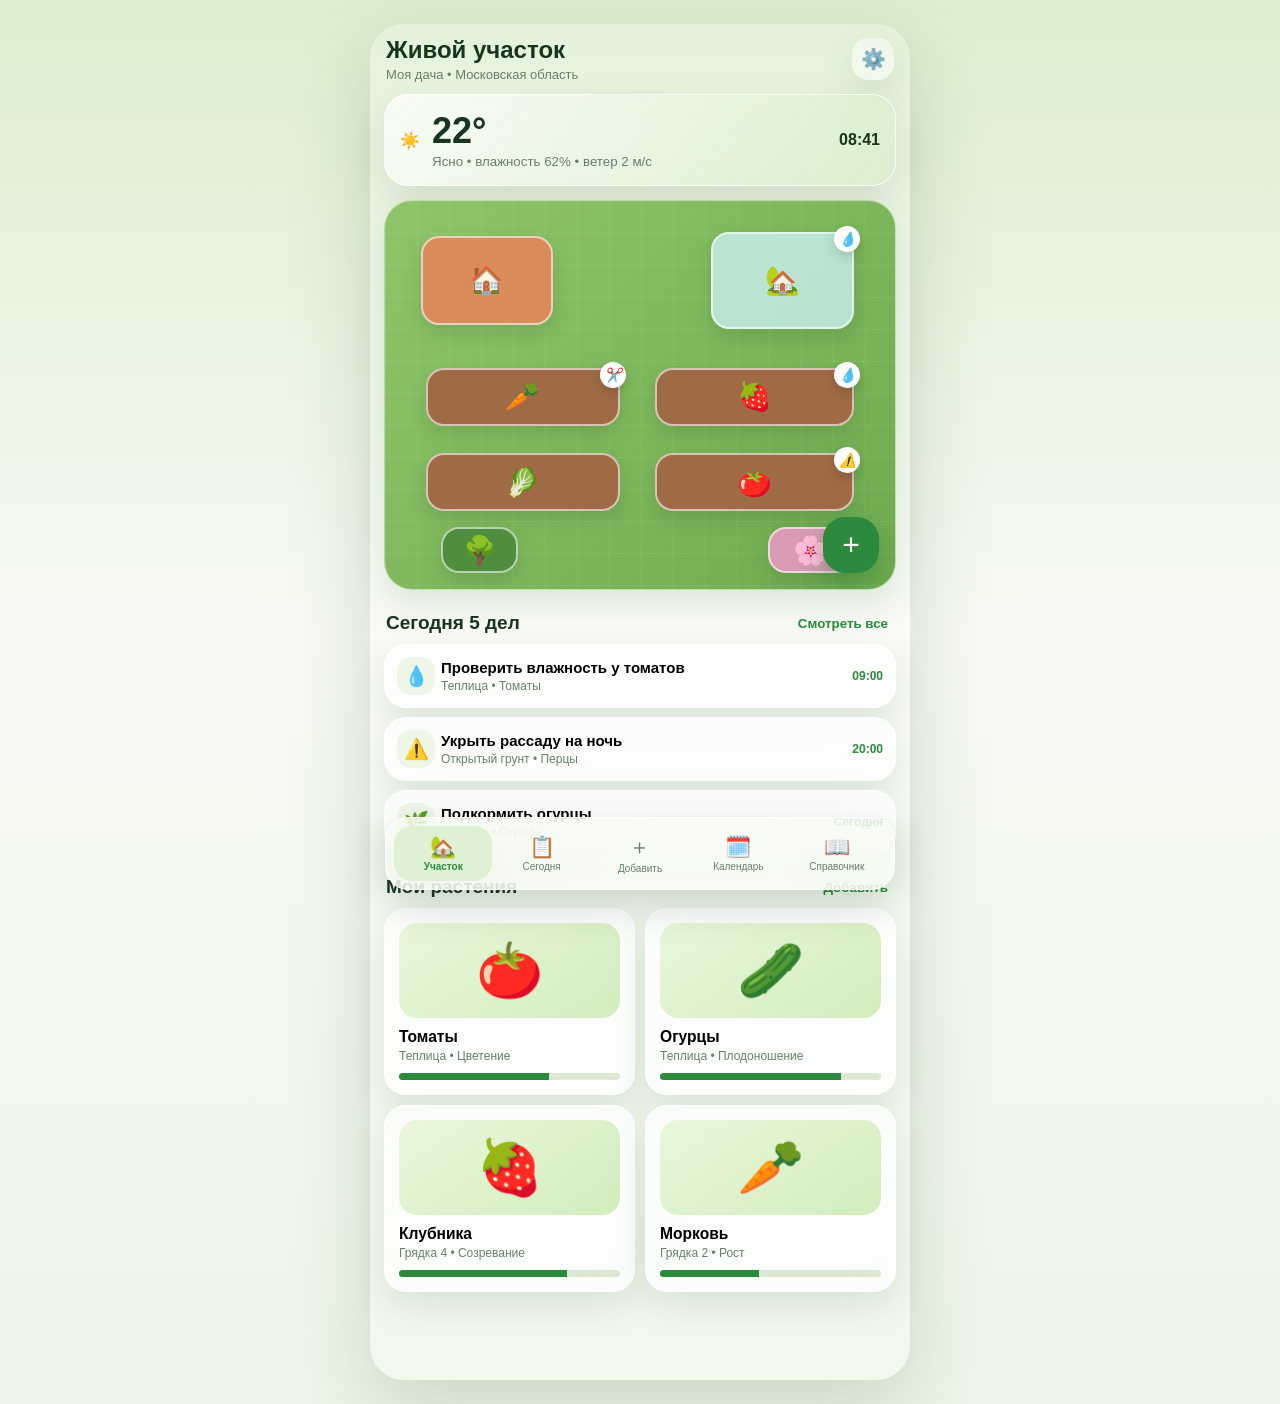
<file: index.html>
<!doctype html>
<html lang="ru">
<head>
  <meta charset="UTF-8" />
  <meta name="viewport" content="width=device-width,initial-scale=1,viewport-fit=cover" />
  <meta name="theme-color" content="#eaf5df" />
  <meta name="apple-mobile-web-app-capable" content="yes" />
  <meta name="apple-mobile-web-app-status-bar-style" content="default" />
  <meta name="apple-mobile-web-app-title" content="Живой участок" />
  <link rel="manifest" href="./manifest.webmanifest" />
  <link rel="icon" href="./icon.svg" />
  <link rel="apple-touch-icon" href="./icon.svg" />
  <link rel="stylesheet" href="./styles.css" />
  <title>Живой участок</title>
</head>
<body>
  <div id="app"></div>
  <div id="toast" class="toast" role="status"></div>
  <script src="./app.js" defer></script>
</body>
</html>
</file>
<file: styles.css>
:root{--bg:#eef6e7;--card:rgba(255,255,255,.72);--glass:rgba(255,255,255,.45);--line:rgba(40,80,35,.12);--text:#18351d;--muted:#68806b;--green:#2b8a3e;--green2:#77b255;--danger:#d94b3d;--warn:#d99522;--shadow:0 14px 35px rgba(34,76,30,.12);font-family:-apple-system,BlinkMacSystemFont,"SF Pro Display","Segoe UI",sans-serif;color:var(--text)}*{box-sizing:border-box}body{margin:0;background:linear-gradient(180deg,#dceecf,#f7faF3 45%,#edf6e8);min-height:100vh}.app-shell{max-width:540px;margin:auto;min-height:100vh;padding:env(safe-area-inset-top) 14px calc(88px + env(safe-area-inset-bottom))}.topbar{display:flex;justify-content:space-between;align-items:center;padding:12px 2px}.brand h1{font-size:24px;margin:0}.brand p{margin:3px 0 0;color:var(--muted);font-size:13px}.icon-btn,.primary,.chip,.nav-btn,.garden-object,.task,.plant-card,.action{border:0;cursor:pointer}.icon-btn{width:42px;height:42px;border-radius:16px;background:var(--glass);backdrop-filter:blur(20px);box-shadow:var(--shadow);font-size:20px}.weather{display:grid;grid-template-columns:auto 1fr auto;gap:12px;align-items:center;background:linear-gradient(135deg,rgba(255,255,255,.7),rgba(206,235,189,.55));backdrop-filter:blur(24px);padding:15px;border:1px solid rgba(255,255,255,.75);border-radius:24px;box-shadow:var(--shadow)}.weather .temp{font-size:36px;font-weight:700}.weather small{color:var(--muted)}.garden{position:relative;min-height:390px;margin-top:14px;border-radius:28px;overflow:hidden;background:linear-gradient(135deg,#8fc569,#6eaa4f);box-shadow:var(--shadow);border:1px solid rgba(255,255,255,.5)}.garden:before{content:"";position:absolute;inset:0;background-image:linear-gradient(rgba(255,255,255,.08) 1px,transparent 1px),linear-gradient(90deg,rgba(255,255,255,.08) 1px,transparent 1px);background-size:32px 32px}.garden-object{position:absolute;border-radius:18px;display:flex;align-items:center;justify-content:center;font-size:28px;box-shadow:0 8px 18px rgba(36,83,25,.18);border:2px solid rgba(255,255,255,.6);transition:.2s}.garden-object:active{transform:scale(.96)}.bed{background:#9f6b46}.greenhouse{background:rgba(210,244,255,.72)}.tree{background:#4f8e3e}.flower{background:#d99ab4}.house{background:#d98b59}.badge{position:absolute;right:-8px;top:-8px;width:26px;height:26px;border-radius:50%;background:white;display:grid;place-items:center;font-size:14px;box-shadow:0 5px 12px rgba(0,0,0,.15)}.section-title{display:flex;align-items:center;justify-content:space-between;margin:22px 2px 10px}.section-title h2{font-size:19px;margin:0}.section-title button{background:none;border:0;color:var(--green);font-weight:700}.panel,.plant-card,.task,.calendar-card,.settings-card{background:var(--card);backdrop-filter:blur(18px);border:1px solid rgba(255,255,255,.8);border-radius:22px;box-shadow:var(--shadow)}.tasks{display:grid;gap:9px}.task{display:grid;grid-template-columns:44px 1fr auto;align-items:center;text-align:left;padding:12px;background:var(--card)}.task .task-icon{width:38px;height:38px;border-radius:14px;background:#eff6e8;display:grid;place-items:center;font-size:20px}.task h3{font-size:15px;margin:0 0 3px}.task p{font-size:12px;color:var(--muted);margin:0}.task time{font-size:12px;font-weight:700;color:var(--green)}.task.done{opacity:.55}.task.done h3{text-decoration:line-through}.chips{display:flex;gap:8px;overflow:auto;padding-bottom:5px}.chip{white-space:nowrap;border-radius:999px;padding:9px 12px;background:rgba(255,255,255,.68);color:var(--muted)}.chip.active{background:var(--green);color:white}.plants{display:grid;grid-template-columns:repeat(2,1fr);gap:10px}.plant-card{padding:14px;text-align:left}.plant-emoji{height:95px;border-radius:18px;display:grid;place-items:center;font-size:54px;background:linear-gradient(145deg,#e9f7dc,#d2edbd)}.plant-card h3{margin:10px 0 3px}.plant-card p{margin:0;color:var(--muted);font-size:12px}.progress{height:7px;border-radius:99px;background:#dce8d4;margin-top:10px;overflow:hidden}.progress span{display:block;height:100%;background:var(--green)}.bottom-nav{position:fixed;z-index:20;left:50%;transform:translateX(-50%);bottom:calc(10px + env(safe-area-inset-bottom));width:min(510px,calc(100% - 24px));display:grid;grid-template-columns:repeat(5,1fr);padding:8px;border-radius:24px;background:rgba(248,252,245,.75);backdrop-filter:blur(28px);border:1px solid rgba(255,255,255,.9);box-shadow:0 16px 40px rgba(30,68,28,.2)}.nav-btn{background:transparent;border-radius:18px;padding:7px 2px;color:var(--muted);font-size:10px}.nav-btn span{display:block;font-size:21px;margin-bottom:2px}.nav-btn.active{background:#dff1d5;color:var(--green);font-weight:700}.view{display:none}.view.active{display:block}.hero{padding:18px;border-radius:26px;background:linear-gradient(135deg,#dff1d2,#f8fbf5);box-shadow:var(--shadow)}.hero h2{margin:0 0 6px}.calendar-card,.settings-card{padding:15px;margin-top:12px}.calendar-grid{display:grid;grid-template-columns:repeat(7,1fr);gap:6px;text-align:center}.day{padding:9px 3px;border-radius:12px;font-size:12px}.day.today{background:var(--green);color:#fff;font-weight:700}.day.has-task:after{content:"";display:block;width:5px;height:5px;background:var(--warn);border-radius:50%;margin:3px auto 0}.knowledge-list{display:grid;gap:9px}.knowledge-item{display:flex;align-items:center;gap:12px;padding:12px;border-radius:18px;background:var(--card)}.knowledge-item b{display:block}.knowledge-item small{color:var(--muted)}.fab{position:absolute;right:16px;bottom:16px;width:56px;height:56px;border-radius:22px;background:var(--green);color:#fff;font-size:30px;border:0;box-shadow:0 12px 24px rgba(23,110,45,.35)}.modal{position:fixed;z-index:50;inset:0;background:rgba(17,35,18,.35);display:grid;align-items:end}.modal.hidden{display:none}.sheet{max-width:540px;width:100%;margin:auto;background:#f6faf2;border-radius:30px 30px 0 0;padding:18px 18px calc(18px + env(safe-area-inset-bottom));max-height:82vh;overflow:auto}.sheet-head{display:flex;justify-content:space-between;align-items:center}.sheet-head h2{margin:0}.close{border:0;background:#e4eddc;border-radius:50%;width:36px;height:36px;font-size:18px}.field{display:grid;gap:6px;margin-top:13px}.field label{font-size:12px;color:var(--muted);font-weight:700}.field input,.field select,.field textarea{width:100%;border:1px solid var(--line);background:white;border-radius:16px;padding:13px;font:inherit}.primary{width:100%;margin-top:16px;background:var(--green);color:white;padding:14px;border-radius:18px;font-size:16px;font-weight:700}.row{display:flex;gap:10px}.row>*{flex:1}.actions{display:grid;grid-template-columns:repeat(3,1fr);gap:8px;margin-top:12px}.action{background:#edf5e7;border-radius:16px;padding:11px 5px;font-size:12px}.toast{position:fixed;z-index:80;left:50%;bottom:105px;transform:translate(-50%,20px);background:#18351d;color:white;padding:11px 16px;border-radius:999px;opacity:0;transition:.25s;pointer-events:none}.toast.show{opacity:1;transform:translate(-50%,0)}.empty{text-align:center;color:var(--muted);padding:30px 10px}.switch{display:flex;justify-content:space-between;align-items:center;padding:13px 0;border-bottom:1px solid var(--line)}@media(min-width:700px){body{padding:24px}.app-shell{border-radius:34px;background:rgba(255,255,255,.22);box-shadow:0 30px 80px rgba(35,75,30,.18)}}
</file>
